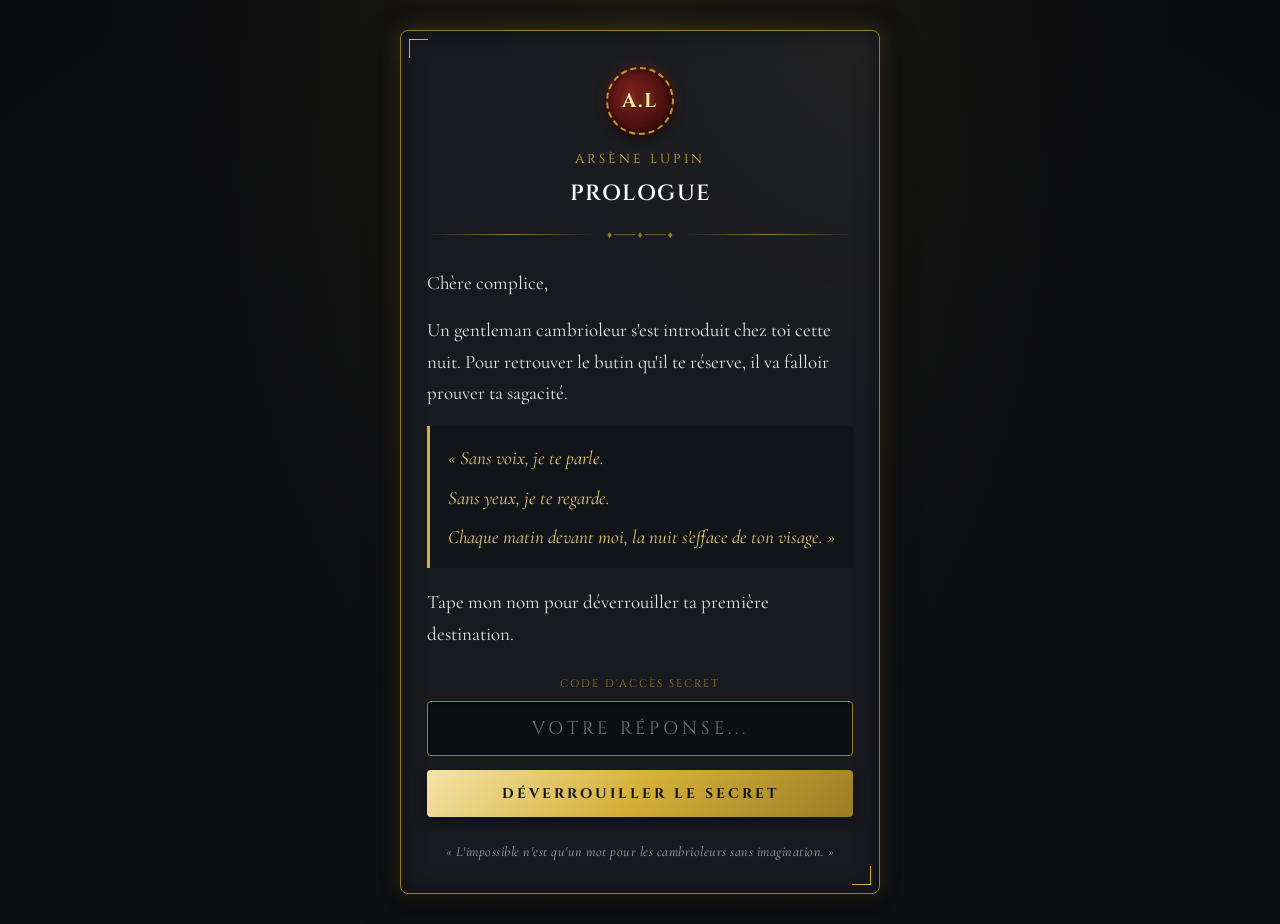
<file: index.html>
<!DOCTYPE html>
<html lang="fr">
<head>
  <meta charset="UTF-8">
  <meta name="viewport" content="width=device-width, initial-scale=1.0">
  <title>Arsène Lupin — Prologue</title>
  <link rel="preconnect" href="https://fonts.googleapis.com">
  <link rel="preconnect" href="https://fonts.gstatic.com" crossorigin>
  <link href="https://fonts.googleapis.com/css2?family=Cinzel:wght@400;600;700;900&family=Cormorant+Garamond:ital,wght@0,400;0,600;0,700;1,400&display=swap" rel="stylesheet">
  <link rel="stylesheet" href="style.css">
</head>
<body>
  <main class="container">
    <div class="card">
      <header class="header">
        <div class="seal-container">
          <div class="seal" aria-hidden="true">
            <span class="seal-inner">A.L</span>
          </div>
        </div>
        <div class="chapter-subtitle">Arsène Lupin</div>
        <h1 class="chapter-title">Prologue</h1>
        <div class="divider">♦ ─── ♦ ─── ♦</div>
      </header>

      <div class="content">
        <p>Chère complice,</p>
        <p>Un gentleman cambrioleur s'est introduit chez toi cette nuit. Pour retrouver le butin qu'il te réserve, il va falloir prouver ta sagacité.</p>
        
        <div class="riddle-box">
          <p>« Sans voix, je te parle.</p>
          <p>Sans yeux, je te regarde.</p>
          <p>Chaque matin devant moi, la nuit s'efface de ton visage. »</p>
        </div>

        <p>Tape mon nom pour déverrouiller ta première destination.</p>
      </div>

      <section id="lock-section">
        <form onsubmit="event.preventDefault(); verifierCode(['MIROIR', 'REFLET']);">
          <div class="form-group">
            <label class="input-label" for="secret-code">Code d'accès secret</label>
            <input 
              type="text" 
              id="secret-code" 
              class="input-secret" 
              placeholder="VOTRE RÉPONSE..." 
              autocorrect="off" 
              autocapitalize="none" 
              spellcheck="false" 
              autocomplete="off"
              required
            >
          </div>
          <button type="submit" class="btn-submit">Déverrouiller le secret</button>
        </form>
        <div id="error" class="error-message">Ce mot ne déverrouille rien. Scrutez plus attentivement l'énigme...</div>
      </section>

      <section id="revelation" class="revelation" role="region" aria-live="polite">
        <span class="revelation-badge">Destination Révélée</span>
        <p class="revelation-text">
          Précisément. Rejoins la <strong>salle de bain à l'étage</strong>. Inspecte notre collection de parfums et d'élixirs : un nouvel indice y est dissimulé.
        </p>
      </section>

      <footer class="footer-quote">
        « L'impossible n'est qu'un mot pour les cambrioleurs sans imagination. »
      </footer>
    </div>
  </main>

  <script>
    function verifierCode(valeursAcceptees) {
      const input = document.getElementById('secret-code');
      const err = document.getElementById('error');
      const revelation = document.getElementById('revelation');
      const lockSection = document.getElementById('lock-section');

      const reponse = input.value
        .trim()
        .normalize("NFD")
        .replace(/[\u0300-\u036f]/g, "")
        .toUpperCase();

      if (valeursAcceptees.includes(reponse)) {
        lockSection.style.display = 'none';
        revelation.style.display = 'block';
        err.style.display = 'none';
      } else {
        err.style.display = 'block';
        input.classList.add('shake');
        setTimeout(() => input.classList.remove('shake'), 400);
        input.value = '';
        input.focus();
      }
    }
  </script>
</body>
</html>
</file>
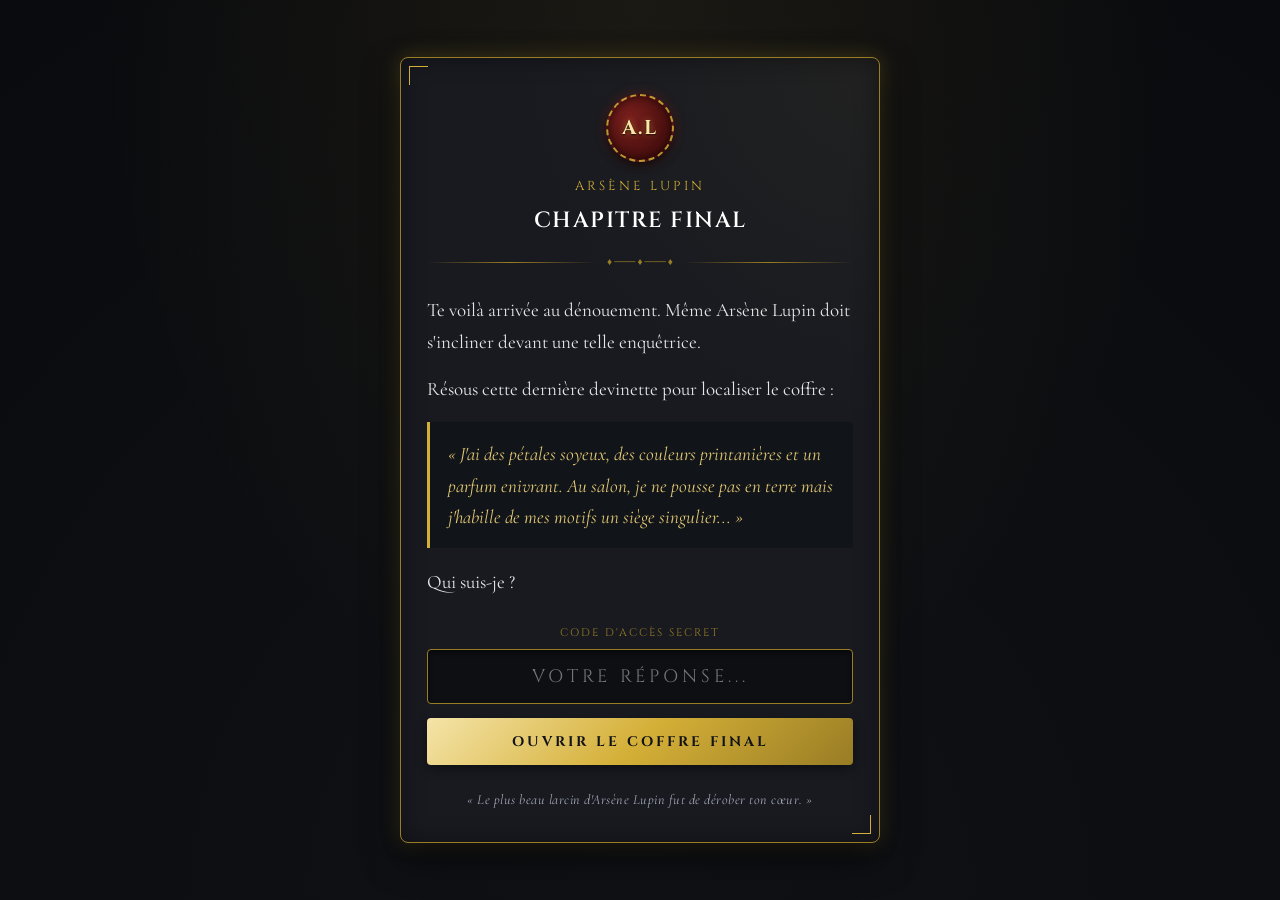
<file: l-escale-d-orient.html>
<!DOCTYPE html>
<html lang="fr">
<head>
  <meta charset="UTF-8">
  <meta name="viewport" content="width=device-width, initial-scale=1.0">
  <title>Arsène Lupin — Chapitre Final : L'Escale d'Orient</title>
  <link rel="preconnect" href="https://fonts.googleapis.com">
  <link rel="preconnect" href="https://fonts.gstatic.com" crossorigin>
  <link href="https://fonts.googleapis.com/css2?family=Cinzel:wght@400;600;700;900&family=Cormorant+Garamond:ital,wght@0,400;0,600;0,700;1,400&display=swap" rel="stylesheet">
  <link rel="stylesheet" href="style.css">
  <style>
    .celebration-hearts {
      font-size: 24px;
      margin-bottom: 8px;
      letter-spacing: 6px;
    }
  </style>
</head>
<body>
  <main class="container">
    <div class="card">
      <header class="header">
        <div class="seal-container">
          <div class="seal" aria-hidden="true">
            <span class="seal-inner">A.L</span>
          </div>
        </div>
        <div class="chapter-subtitle">Arsène Lupin</div>
        <h1 class="chapter-title">Chapitre Final</h1>
        <div class="divider">♦ ─── ♦ ─── ♦</div>
      </header>

      <div class="content">
        <p>Te voilà arrivée au dénouement. Même Arsène Lupin doit s'incliner devant une telle enquêtrice.</p>
        <p>Résous cette dernière devinette pour localiser le coffre :</p>
        
        <div class="riddle-box">
          <p>« J'ai des pétales soyeux, des couleurs printanières et un parfum enivrant. Au salon, je ne pousse pas en terre mais j'habille de mes motifs un siège singulier... »</p>
        </div>

        <p>Qui suis-je ?</p>
      </div>

      <section id="lock-section">
        <form onsubmit="event.preventDefault(); verifierCode(['FLEUR', 'FLEURS']);">
          <div class="form-group">
            <label class="input-label" for="secret-code">Code d'accès secret</label>
            <input 
              type="text" 
              id="secret-code" 
              class="input-secret" 
              placeholder="VOTRE RÉPONSE..." 
              autocorrect="off" 
              autocapitalize="none" 
              spellcheck="false" 
              autocomplete="off"
              required
            >
          </div>
          <button type="submit" class="btn-submit">Ouvrir le coffre final</button>
        </form>
        <div id="error" class="error-message">Le coffre reste scellé. Respirez le parfum de la solution...</div>
      </section>

      <section id="revelation" class="revelation" role="region" aria-live="polite">
        <div class="celebration-hearts">✨ 🌹 ✨</div>
        <span class="revelation-badge">Victoire Absolue</span>
        <p class="revelation-text">
          Victoire ! Le cambrioleur dépose les armes.<br>
          Regarde juste derrière le dossier de notre <strong>fauteuil fleuri</strong>. Ton cadeau t'y attend sagement.
        </p>
        <div class="revelation-final">
          Joyeux anniversaire de mariage, mon amour !
        </div>
      </section>

      <footer class="footer-quote">
        « Le plus beau larcin d'Arsène Lupin fut de dérober ton cœur. »
      </footer>
    </div>
  </main>

  <script>
    function verifierCode(valeursAcceptees) {
      const input = document.getElementById('secret-code');
      const err = document.getElementById('error');
      const revelation = document.getElementById('revelation');
      const lockSection = document.getElementById('lock-section');

      const reponse = input.value
        .trim()
        .normalize("NFD")
        .replace(/[\u0300-\u036f]/g, "")
        .toUpperCase();

      if (valeursAcceptees.includes(reponse)) {
        lockSection.style.display = 'none';
        revelation.style.display = 'block';
        err.style.display = 'none';
      } else {
        err.style.display = 'block';
        input.classList.add('shake');
        setTimeout(() => input.classList.remove('shake'), 400);
        input.value = '';
        input.focus();
      }
    }
  </script>
</body>
</html>
</file>
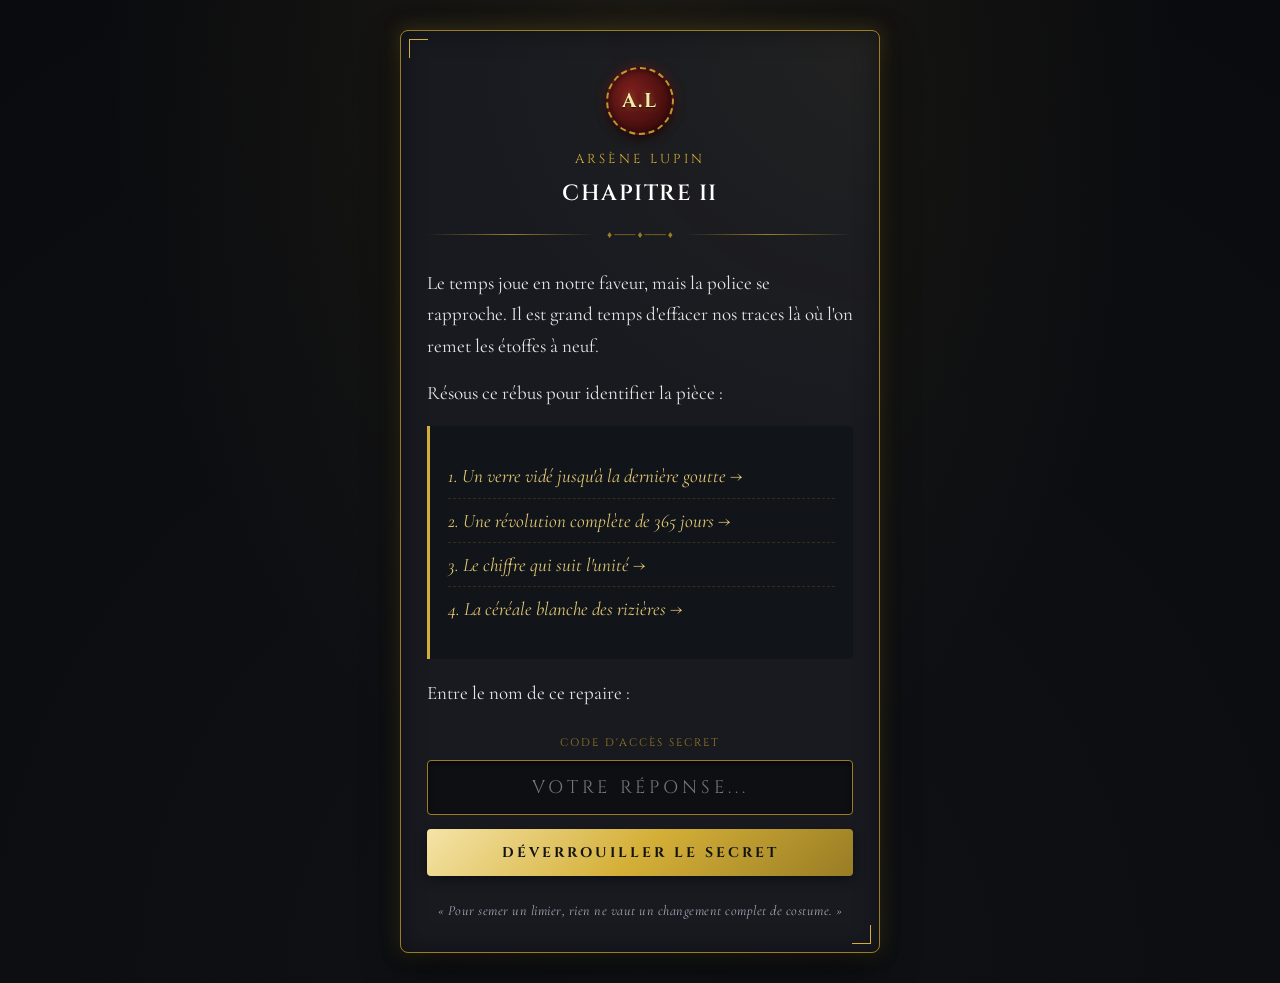
<file: le-maitre-du-temps.html>
<!DOCTYPE html>
<html lang="fr">
<head>
  <meta charset="UTF-8">
  <meta name="viewport" content="width=device-width, initial-scale=1.0">
  <title>Arsène Lupin — Chapitre II : Le Maître du Temps</title>
  <link rel="preconnect" href="https://fonts.googleapis.com">
  <link rel="preconnect" href="https://fonts.gstatic.com" crossorigin>
  <link href="https://fonts.googleapis.com/css2?family=Cinzel:wght@400;600;700;900&family=Cormorant+Garamond:ital,wght@0,400;0,600;0,700;1,400&display=swap" rel="stylesheet">
  <link rel="stylesheet" href="style.css">
</head>
<body>
  <main class="container">
    <div class="card">
      <header class="header">
        <div class="seal-container">
          <div class="seal" aria-hidden="true">
            <span class="seal-inner">A.L</span>
          </div>
        </div>
        <div class="chapter-subtitle">Arsène Lupin</div>
        <h1 class="chapter-title">Chapitre II</h1>
        <div class="divider">♦ ─── ♦ ─── ♦</div>
      </header>

      <div class="content">
        <p>Le temps joue en notre faveur, mais la police se rapproche. Il est grand temps d'effacer nos traces là où l'on remet les étoffes à neuf.</p>
        <p>Résous ce rébus pour identifier la pièce :</p>
        
        <div class="riddle-box">
          <ul class="clue-list">
            <li>1. Un verre vidé jusqu'à la dernière goutte &rarr;</li>
            <li>2. Une révolution complète de 365 jours &rarr; </li>
            <li>3. Le chiffre qui suit l'unité &rarr; </li>
            <li>4. La céréale blanche des rizières &rarr;</li>
          </ul>
        </div>

        <p>Entre le nom de ce repaire :</p>
      </div>

      <section id="lock-section">
        <form onsubmit="event.preventDefault(); verifierCode(['BUANDERIE']);">
          <div class="form-group">
            <label class="input-label" for="secret-code">Code d'accès secret</label>
            <input 
              type="text" 
              id="secret-code" 
              class="input-secret" 
              placeholder="VOTRE RÉPONSE..." 
              autocorrect="off" 
              autocapitalize="none" 
              spellcheck="false" 
              autocomplete="off"
              required
            >
          </div>
          <button type="submit" class="btn-submit">Déverrouiller le secret</button>
        </form>
        <div id="error" class="error-message">Piste infructueuse. Recomposez les syllabes avec méthode...</div>
      </section>

      <section id="revelation" class="revelation" role="region" aria-live="polite">
        <span class="revelation-badge">Destination Révélée</span>
        <p class="revelation-text">
          Dans le mille. Rends-toi à la <strong>buanderie</strong>. Ne regarde pas vers l'eau, mais vers l'air chaud : ouvre le hublot du <strong>sèche-linge</strong> et plonge la main dans son tambour.
        </p>
      </section>

      <footer class="footer-quote">
        « Pour semer un limier, rien ne vaut un changement complet de costume. »
      </footer>
    </div>
  </main>

  <script>
    function verifierCode(valeursAcceptees) {
      const input = document.getElementById('secret-code');
      const err = document.getElementById('error');
      const revelation = document.getElementById('revelation');
      const lockSection = document.getElementById('lock-section');

      const reponse = input.value
        .trim()
        .normalize("NFD")
        .replace(/[\u0300-\u036f]/g, "")
        .toUpperCase();

      if (valeursAcceptees.includes(reponse)) {
        lockSection.style.display = 'none';
        revelation.style.display = 'block';
        err.style.display = 'none';
      } else {
        err.style.display = 'block';
        input.classList.add('shake');
        setTimeout(() => input.classList.remove('shake'), 400);
        input.value = '';
        input.focus();
      }
    }
  </script>
</body>
</html>
</file>
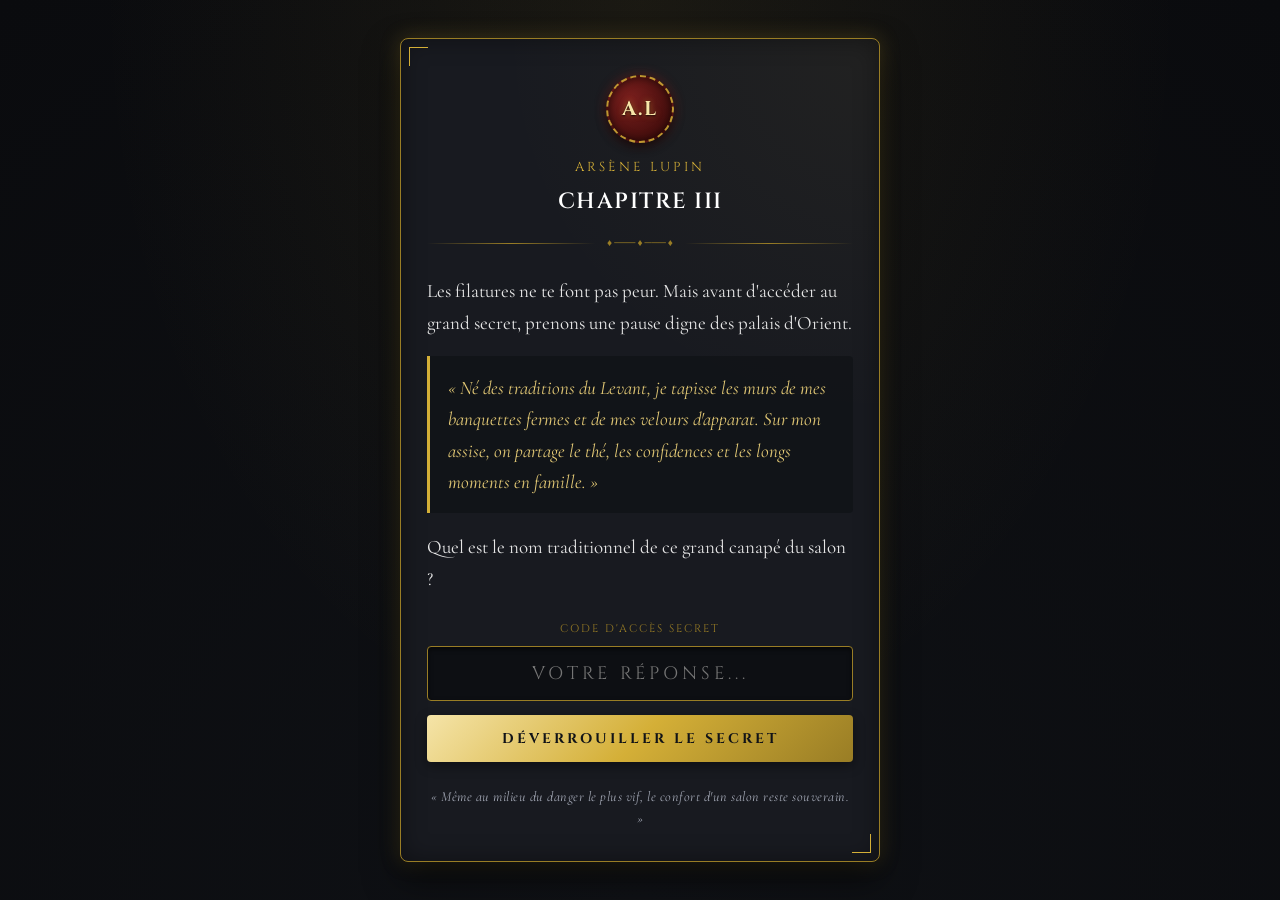
<file: le-souffle-chaud.html>
<!DOCTYPE html>
<html lang="fr">
<head>
  <meta charset="UTF-8">
  <meta name="viewport" content="width=device-width, initial-scale=1.0">
  <title>Arsène Lupin — Chapitre III : Le Souffle Chaud</title>
  <link rel="preconnect" href="https://fonts.googleapis.com">
  <link rel="preconnect" href="https://fonts.gstatic.com" crossorigin>
  <link href="https://fonts.googleapis.com/css2?family=Cinzel:wght@400;600;700;900&family=Cormorant+Garamond:ital,wght@0,400;0,600;0,700;1,400&display=swap" rel="stylesheet">
  <link rel="stylesheet" href="style.css">
</head>
<body>
  <main class="container">
    <div class="card">
      <header class="header">
        <div class="seal-container">
          <div class="seal" aria-hidden="true">
            <span class="seal-inner">A.L</span>
          </div>
        </div>
        <div class="chapter-subtitle">Arsène Lupin</div>
        <h1 class="chapter-title">Chapitre III</h1>
        <div class="divider">♦ ─── ♦ ─── ♦</div>
      </header>

      <div class="content">
        <p>Les filatures ne te font pas peur. Mais avant d'accéder au grand secret, prenons une pause digne des palais d'Orient.</p>
        
        <div class="riddle-box">
          <p>« Né des traditions du Levant, je tapisse les murs de mes banquettes fermes et de mes velours d'apparat. Sur mon assise, on partage le thé, les confidences et les longs moments en famille. »</p>
        </div>

        <p>Quel est le nom traditionnel de ce grand canapé du salon ?</p>
      </div>

      <section id="lock-section">
        <form onsubmit="event.preventDefault(); verifierCode(['SEDARI', 'SDARI', 'CANAPE']);">
          <div class="form-group">
            <label class="input-label" for="secret-code">Code d'accès secret</label>
            <input 
              type="text" 
              id="secret-code" 
              class="input-secret" 
              placeholder="VOTRE RÉPONSE..." 
              autocorrect="off" 
              autocapitalize="none" 
              spellcheck="false" 
              autocomplete="off"
              required
            >
          </div>
          <button type="submit" class="btn-submit">Déverrouiller le secret</button>
        </form>
        <div id="error" class="error-message">Mot de passe incorrect. Pensez aux douceurs et étoffes de l'Orient...</div>
      </section>

      <section id="revelation" class="revelation" role="region" aria-live="polite">
        <span class="revelation-badge">Destination Révélée</span>
        <p class="revelation-text">
          Une intuition sans faille. Rejoins le salon et approche-toi du <strong>sedari</strong>. Soulève délicatement le coussin d'assise central pour récupérer l'ultime message clandestin.
        </p>
      </section>

      <footer class="footer-quote">
        « Même au milieu du danger le plus vif, le confort d'un salon reste souverain. »
      </footer>
    </div>
  </main>

  <script>
    function verifierCode(valeursAcceptees) {
      const input = document.getElementById('secret-code');
      const err = document.getElementById('error');
      const revelation = document.getElementById('revelation');
      const lockSection = document.getElementById('lock-section');

      const reponse = input.value
        .trim()
        .normalize("NFD")
        .replace(/[\u0300-\u036f]/g, "")
        .toUpperCase();

      if (valeursAcceptees.includes(reponse)) {
        lockSection.style.display = 'none';
        revelation.style.display = 'block';
        err.style.display = 'none';
      } else {
        err.style.display = 'block';
        input.classList.add('shake');
        setTimeout(() => input.classList.remove('shake'), 400);
        input.value = '';
        input.focus();
      }
    }
  </script>
</body>
</html>
</file>
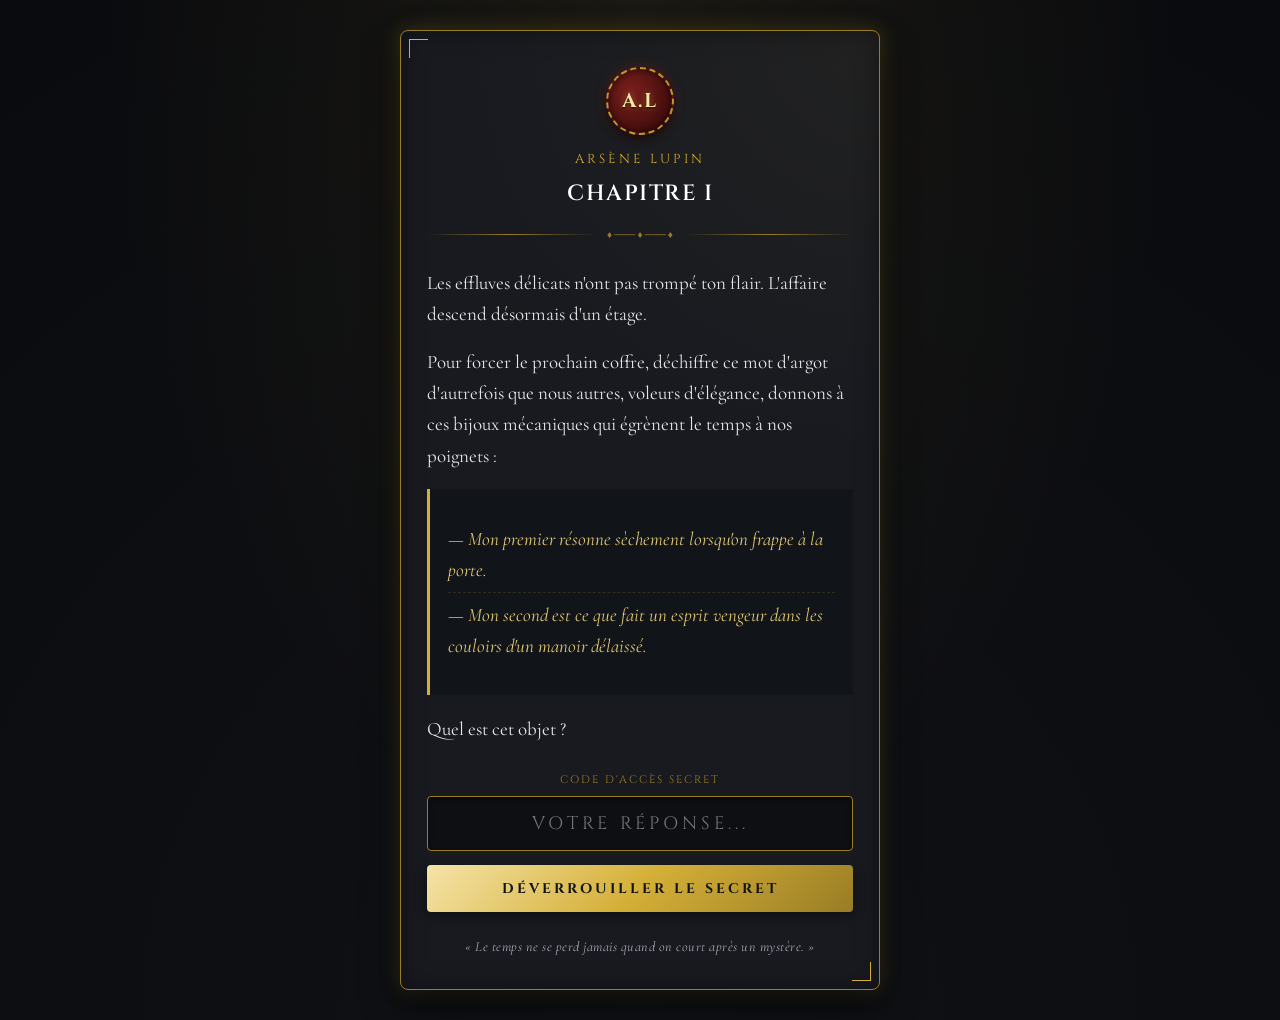
<file: les-elixirs.html>
<!DOCTYPE html>
<html lang="fr">
<head>
  <meta charset="UTF-8">
  <meta name="viewport" content="width=device-width, initial-scale=1.0">
  <title>Arsène Lupin — Chapitre I : Les Élixirs</title>
  <link rel="preconnect" href="https://fonts.googleapis.com">
  <link rel="preconnect" href="https://fonts.gstatic.com" crossorigin>
  <link href="https://fonts.googleapis.com/css2?family=Cinzel:wght@400;600;700;900&family=Cormorant+Garamond:ital,wght@0,400;0,600;0,700;1,400&display=swap" rel="stylesheet">
  <link rel="stylesheet" href="style.css">
</head>
<body>
  <main class="container">
    <div class="card">
      <header class="header">
        <div class="seal-container">
          <div class="seal" aria-hidden="true">
            <span class="seal-inner">A.L</span>
          </div>
        </div>
        <div class="chapter-subtitle">Arsène Lupin</div>
        <h1 class="chapter-title">Chapitre I</h1>
        <div class="divider">♦ ─── ♦ ─── ♦</div>
      </header>

      <div class="content">
        <p>Les effluves délicats n'ont pas trompé ton flair. L'affaire descend désormais d'un étage.</p>
        <p>Pour forcer le prochain coffre, déchiffre ce mot d'argot d'autrefois que nous autres, voleurs d'élégance, donnons à ces bijoux mécaniques qui égrènent le temps à nos poignets :</p>
        
        <div class="riddle-box">
          <ul class="clue-list">
            <li>— Mon premier résonne sèchement lorsqu'on frappe à la porte.</li>
            <li>— Mon second est ce que fait un esprit vengeur dans les couloirs d'un manoir délaissé.</li>
          </ul>
        </div>

        <p>Quel est cet objet ?</p>
      </div>

      <section id="lock-section">
        <form onsubmit="event.preventDefault(); verifierCode(['TOCANTE', 'TOCANTES']);">
          <div class="form-group">
            <label class="input-label" for="secret-code">Code d'accès secret</label>
            <input 
              type="text" 
              id="secret-code" 
              class="input-secret" 
              placeholder="VOTRE RÉPONSE..." 
              autocorrect="off" 
              autocapitalize="none" 
              spellcheck="false" 
              autocomplete="off"
              required
            >
          </div>
          <button type="submit" class="btn-submit">Déverrouiller le secret</button>
        </form>
        <div id="error" class="error-message">Combinaison incorrecte. Écoutez le tic-tac de votre intuition...</div>
      </section>

      <section id="revelation" class="revelation" role="region" aria-live="polite">
        <span class="revelation-badge">Destination Révélée</span>
        <p class="revelation-text">
          Brillant ! Descends sans bruit au rez-de-chaussée. Ouvre <strong>l'armoire du salon</strong>, là où reposent nos fameuses tocantes... Le prochain indice t'attend au milieu des aiguilles.
        </p>
      </section>

      <footer class="footer-quote">
        « Le temps ne se perd jamais quand on court après un mystère. »
      </footer>
    </div>
  </main>

  <script>
    function verifierCode(valeursAcceptees) {
      const input = document.getElementById('secret-code');
      const err = document.getElementById('error');
      const revelation = document.getElementById('revelation');
      const lockSection = document.getElementById('lock-section');

      const reponse = input.value
        .trim()
        .normalize("NFD")
        .replace(/[\u0300-\u036f]/g, "")
        .toUpperCase();

      if (valeursAcceptees.includes(reponse)) {
        lockSection.style.display = 'none';
        revelation.style.display = 'block';
        err.style.display = 'none';
      } else {
        err.style.display = 'block';
        input.classList.add('shake');
        setTimeout(() => input.classList.remove('shake'), 400);
        input.value = '';
        input.focus();
      }
    }
  </script>
</body>
</html>
</file>
<file: style.css>
@charset "UTF-8";

/* ==========================================================================
   Quête d'Anniversaire « Arsène Lupin » — Charte Graphique & Design System
   ========================================================================== */

:root {
  --bg-color: #0f1115;
  --card-bg: #181a20;
  --card-border: #997d25;
  --card-border-glow: rgba(212, 175, 55, 0.25);
  --gold-classic: #d4af37;
  --gold-aged: #997d25;
  --gold-light: #f7e7a9;
  --gold-gradient: linear-gradient(135deg, #f5e4a8 0%, #d4af37 50%, #997d25 100%);
  --gold-gradient-hover: linear-gradient(135deg, #fff2be 0%, #e0bd49 50%, #b8972e 100%);
  --text-main: #e6e6e6;
  --text-muted: #a3a8b5;
  --text-gold: #e2c875;
  --error-color: #e06c75;
  --font-title: 'Cinzel', serif;
  --font-body: 'Cormorant Garamond', Georgia, serif;
}

* {
  box-sizing: border-box;
  margin: 0;
  padding: 0;
}

html, body {
  min-height: 100%;
  background-color: var(--bg-color);
  background-image: 
    radial-gradient(ellipse at 50% 0%, rgba(212, 175, 55, 0.08) 0%, transparent 60%),
    radial-gradient(circle at 50% 100%, rgba(15, 17, 21, 0.9) 0%, #0a0b0e 100%);
  color: var(--text-main);
  font-family: var(--font-body);
  font-size: 19px;
  line-height: 1.6;
  -webkit-font-smoothing: antialiased;
}

body {
  display: flex;
  flex-direction: column;
  align-items: center;
  justify-content: center;
  min-height: 100vh;
  padding: 30px 20px;
}

/* ==========================================================================
   Conteneur & Carte Principale (Responsive max 480px)
   ========================================================================== */

.container {
  width: 100%;
  max-width: 480px;
  margin: 0 auto;
}

.card {
  position: relative;
  background-color: var(--card-bg);
  background-image: radial-gradient(circle at top right, rgba(212, 175, 55, 0.05), transparent 40%);
  border: 1px solid var(--card-border);
  border-radius: 8px;
  padding: 36px 26px 30px;
  box-shadow: 
    0 15px 35px rgba(0, 0, 0, 0.6),
    0 0 20px var(--card-border-glow),
    inset 0 0 25px rgba(0, 0, 0, 0.4);
}

/* Ornements d'angle vintage */
.card::before,
.card::after {
  content: "";
  position: absolute;
  width: 18px;
  height: 18px;
  border-color: var(--gold-classic);
  pointer-events: none;
}
.card::before {
  top: 8px;
  left: 8px;
  border-top: 1px solid var(--gold-classic);
  border-left: 1px solid var(--gold-classic);
}
.card::after {
  bottom: 8px;
  right: 8px;
  border-bottom: 1px solid var(--gold-classic);
  border-right: 1px solid var(--gold-classic);
}

/* ==========================================================================
   Sceau & En-tête
   ========================================================================== */

.header {
  text-align: center;
  margin-bottom: 24px;
}

.seal-container {
  display: inline-flex;
  align-items: center;
  justify-content: center;
  margin-bottom: 14px;
}

.seal {
  width: 68px;
  height: 68px;
  border-radius: 50%;
  background: radial-gradient(circle at 35% 35%, #7a1f1d, #420d0c 75%, #250505 100%);
  border: 2px dashed rgba(212, 175, 55, 0.85);
  box-shadow: 
    0 4px 10px rgba(0, 0, 0, 0.7),
    0 0 12px rgba(184, 41, 38, 0.4),
    inset 0 0 8px rgba(0, 0, 0, 0.6);
  display: flex;
  align-items: center;
  justify-content: center;
  position: relative;
}

.seal-inner {
  font-family: var(--font-title);
  font-weight: 700;
  font-size: 20px;
  letter-spacing: 2px;
  color: #f7e7a9;
  text-shadow: 
    0 1px 2px rgba(0, 0, 0, 0.8),
    0 0 6px rgba(212, 175, 55, 0.5);
  user-select: none;
}

.chapter-subtitle {
  font-family: var(--font-title);
  font-size: 13px;
  letter-spacing: 3px;
  text-transform: uppercase;
  color: var(--gold-classic);
  margin-bottom: 6px;
}

.chapter-title {
  font-family: var(--font-title);
  font-size: 22px;
  font-weight: 600;
  letter-spacing: 1.5px;
  color: #ffffff;
  text-transform: uppercase;
  margin-bottom: 12px;
}

.divider {
  display: flex;
  align-items: center;
  justify-content: center;
  gap: 12px;
  color: var(--gold-aged);
  font-size: 10px;
  margin: 16px 0;
}
.divider::before,
.divider::after {
  content: "";
  flex: 1;
  height: 1px;
  background: linear-gradient(to right, transparent, var(--gold-aged), transparent);
}

/* ==========================================================================
   Contenu de l'Énigme
   ========================================================================== */

.content {
  font-size: 19px;
  line-height: 1.65;
  color: var(--text-main);
  margin-bottom: 26px;
}

.content p {
  margin-bottom: 16px;
}

.content p:last-child {
  margin-bottom: 0;
}

.riddle-box {
  background: rgba(15, 17, 21, 0.65);
  border-left: 3px solid var(--gold-classic);
  padding: 16px 18px;
  margin: 18px 0;
  border-radius: 0 4px 4px 0;
  font-style: italic;
  color: var(--text-gold);
}

.riddle-box p {
  margin-bottom: 8px;
}
.riddle-box p:last-child {
  margin-bottom: 0;
}

.clue-list {
  list-style: none;
  padding-left: 0;
  margin: 12px 0;
}

.clue-list li {
  padding: 6px 0;
  border-bottom: 1px dashed rgba(153, 125, 37, 0.25);
}
.clue-list li:last-child {
  border-bottom: none;
}

.clue-list strong {
  color: var(--gold-classic);
  font-family: var(--font-title);
  letter-spacing: 1px;
}

/* ==========================================================================
   Formulaire & Saisie du Code Secret
   ========================================================================== */

.form-group {
  margin-bottom: 14px;
}

.input-label {
  display: block;
  font-family: var(--font-title);
  font-size: 11px;
  letter-spacing: 2px;
  text-transform: uppercase;
  color: var(--gold-aged);
  margin-bottom: 8px;
  text-align: center;
}

.input-secret {
  width: 100%;
  padding: 14px 16px;
  background-color: #0d0f13;
  border: 1px solid var(--gold-aged);
  border-radius: 4px;
  color: #ffffff;
  font-family: var(--font-title);
  font-size: 18px;
  letter-spacing: 4px;
  text-align: center;
  text-transform: uppercase;
  outline: none;
  transition: all 0.25s ease;
  box-shadow: inset 0 2px 5px rgba(0, 0, 0, 0.6);
}

.input-secret:focus {
  border-color: var(--gold-classic);
  box-shadow: 
    0 0 10px rgba(212, 175, 55, 0.4),
    inset 0 2px 5px rgba(0, 0, 0, 0.6);
}

.btn-submit {
  width: 100%;
  padding: 14px 20px;
  background: var(--gold-gradient);
  border: none;
  border-radius: 4px;
  color: #111317;
  font-family: var(--font-title);
  font-size: 14px;
  font-weight: 700;
  letter-spacing: 3px;
  text-transform: uppercase;
  cursor: pointer;
  transition: all 0.25s ease;
  box-shadow: 0 4px 12px rgba(0, 0, 0, 0.4);
}

.btn-submit:hover,
.btn-submit:active {
  background: var(--gold-gradient-hover);
  transform: translateY(-1px);
  box-shadow: 0 6px 16px rgba(212, 175, 55, 0.35);
}

/* Message d'erreur */
.error-message {
  display: none;
  color: var(--error-color);
  font-family: var(--font-body);
  font-size: 16px;
  font-style: italic;
  text-align: center;
  margin-top: 10px;
  animation: fadeIn 0.3s ease;
}

/* ==========================================================================
   Section Révélation (Destination Débloquée)
   ========================================================================== */

.revelation {
  display: none;
  background: linear-gradient(145deg, rgba(30, 24, 15, 0.85), rgba(18, 20, 26, 0.95));
  border: 1px solid var(--gold-classic);
  border-radius: 6px;
  padding: 24px 20px;
  box-shadow: 
    0 0 20px rgba(212, 175, 55, 0.2),
    inset 0 0 15px rgba(212, 175, 55, 0.1);
  text-align: center;
  animation: fadeIn 0.6s cubic-bezier(0.16, 1, 0.3, 1);
}

.revelation-badge {
  font-family: var(--font-title);
  font-size: 12px;
  letter-spacing: 3px;
  text-transform: uppercase;
  color: var(--gold-classic);
  margin-bottom: 10px;
  display: inline-block;
}

.revelation-text {
  font-size: 20px;
  line-height: 1.6;
  color: #ffffff;
}

.revelation-text strong {
  color: var(--gold-classic);
  font-family: var(--font-title);
  letter-spacing: 1px;
}

.revelation-final {
  margin-top: 18px;
  padding-top: 16px;
  border-top: 1px solid rgba(212, 175, 55, 0.3);
  font-size: 21px;
  color: var(--gold-light);
  font-weight: 600;
}

/* ==========================================================================
   Animations & Effets
   ========================================================================== */

@keyframes fadeIn {
  from {
    opacity: 0;
    transform: translateY(8px);
  }
  to {
    opacity: 1;
    transform: translateY(0);
  }
}

@keyframes shake {
  0%, 100% { transform: translateX(0); }
  20% { transform: translateX(-8px); }
  40% { transform: translateX(8px); }
  60% { transform: translateX(-6px); }
  80% { transform: translateX(6px); }
}

.shake {
  animation: shake 0.4s ease;
  border-color: var(--error-color) !important;
}

/* ==========================================================================
   Pied de page
   ========================================================================== */

.footer-quote {
  text-align: center;
  margin-top: 24px;
  font-size: 14px;
  color: var(--text-muted);
  font-style: italic;
  letter-spacing: 0.5px;
}
</file>
